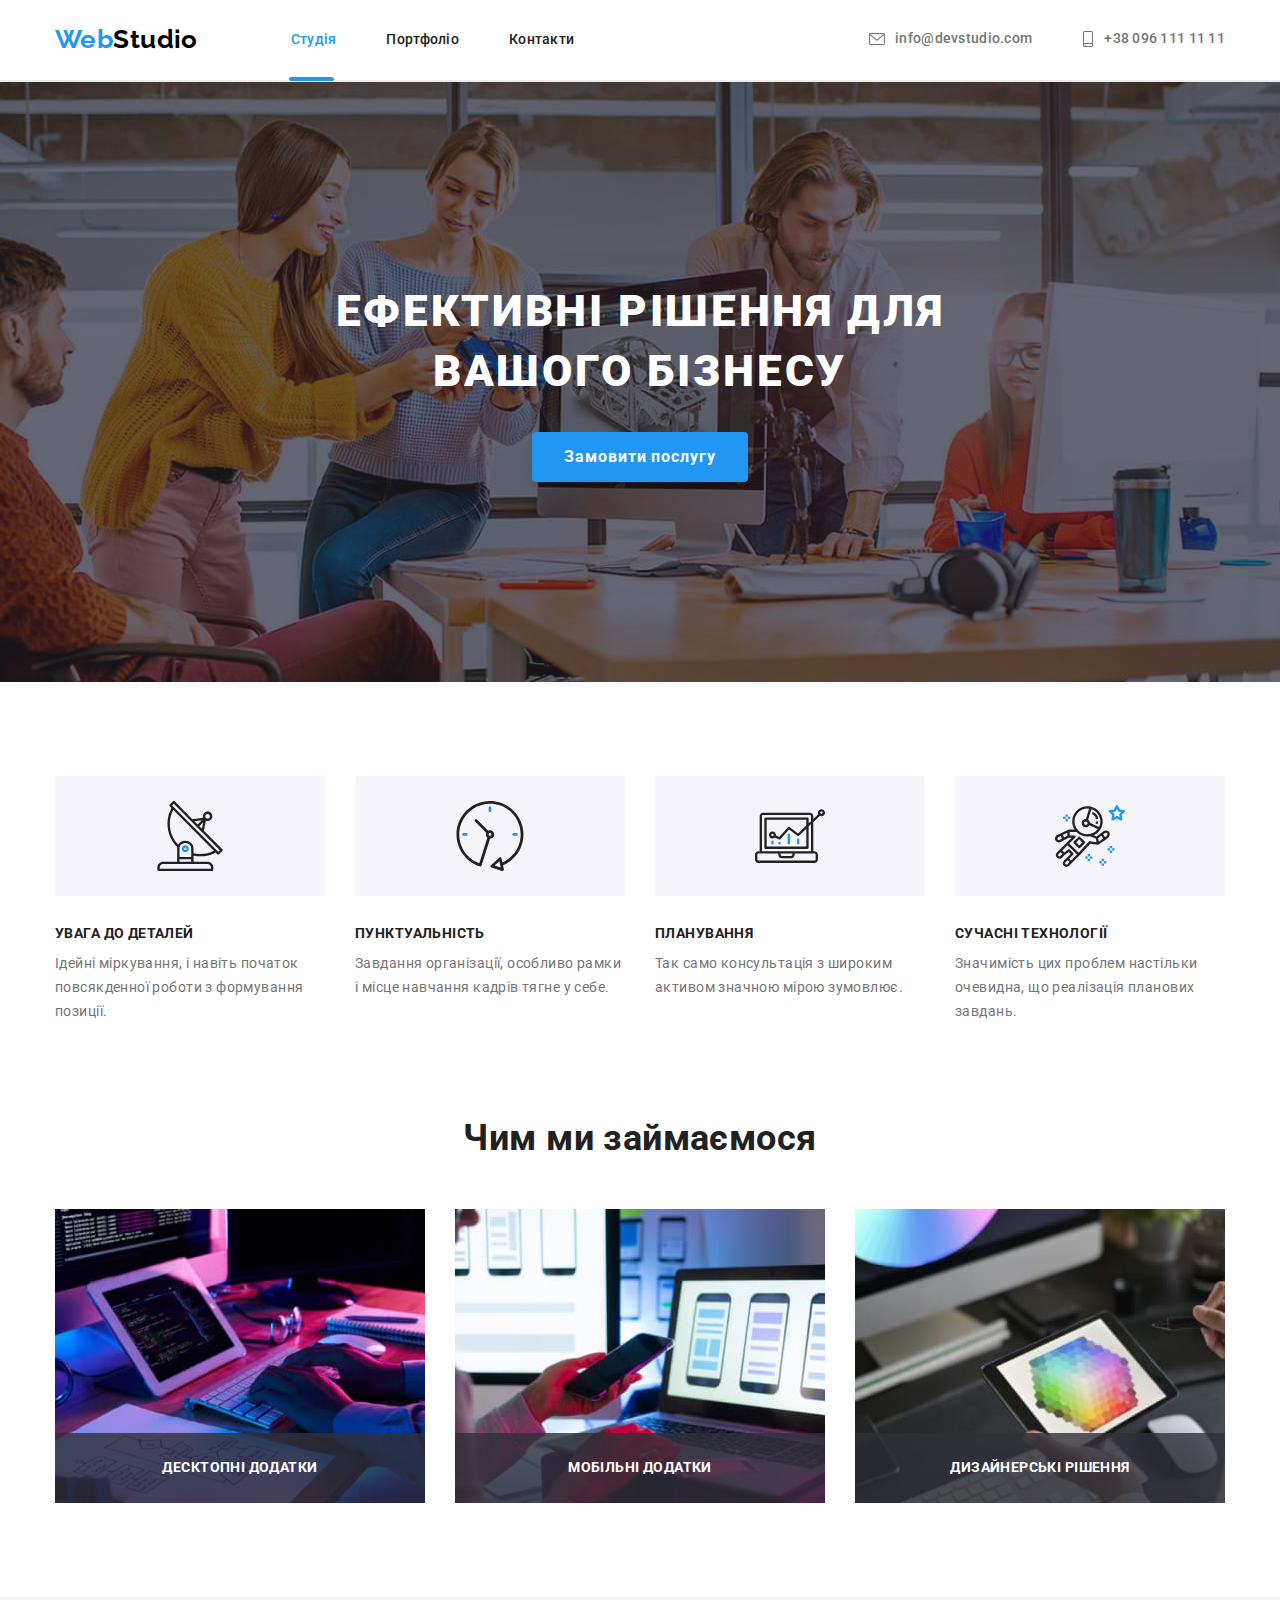
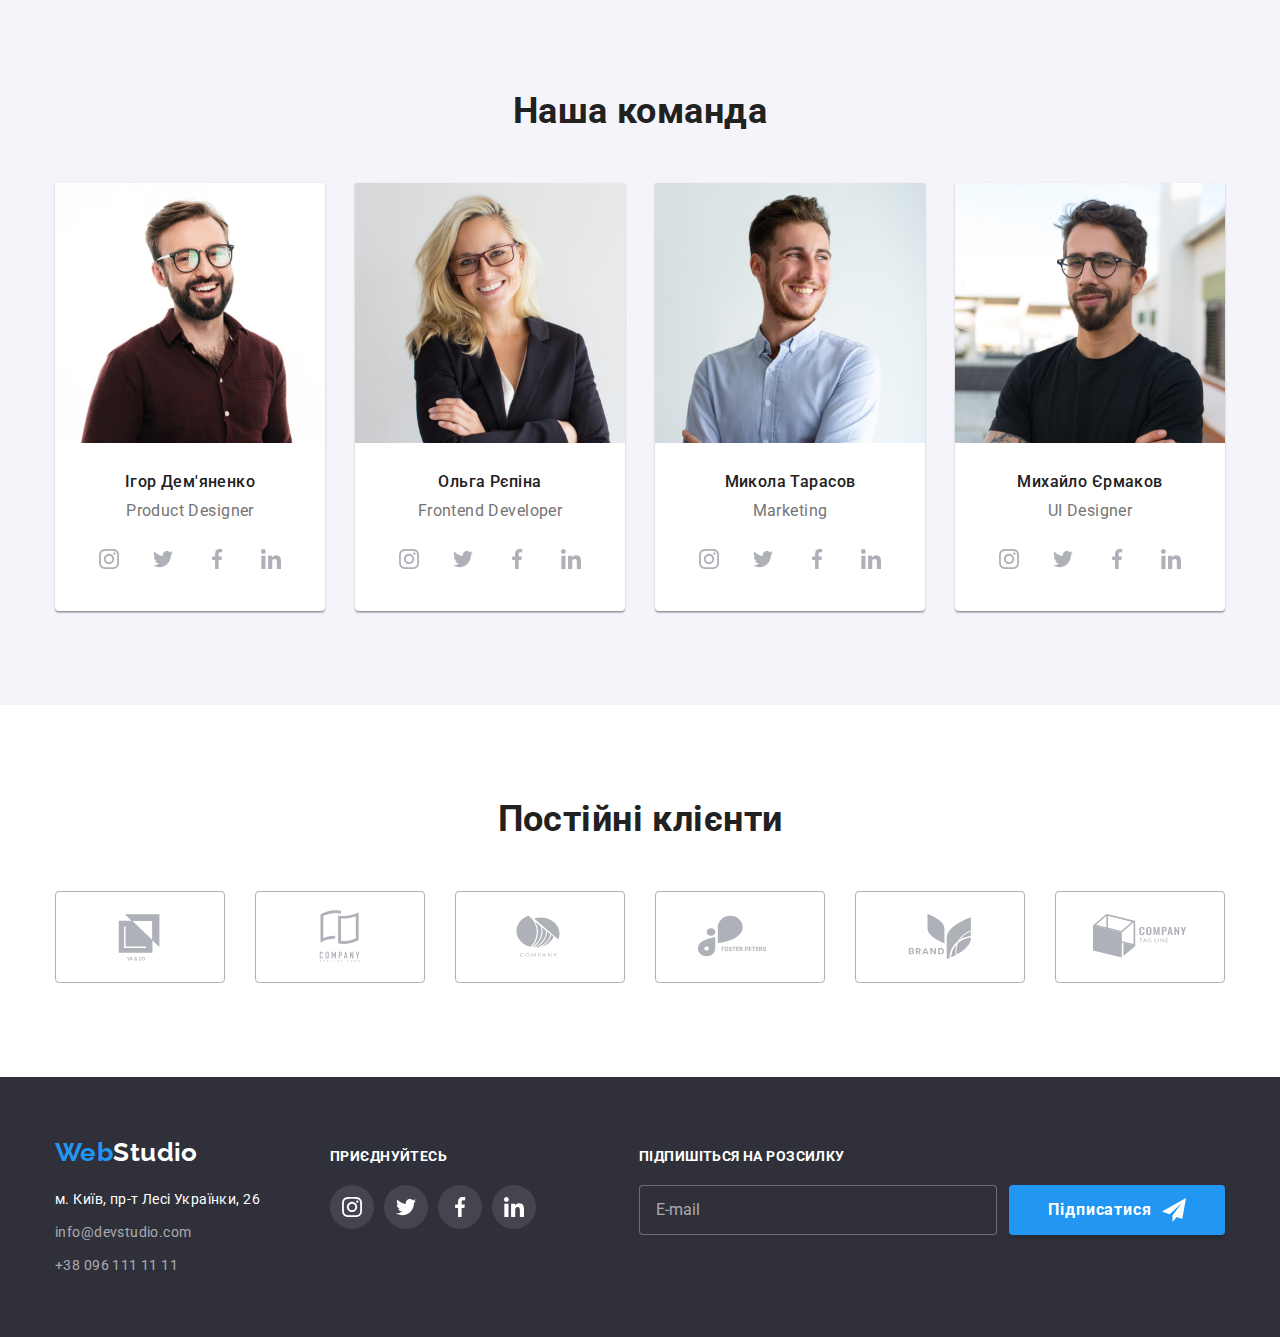
<file: index.html>
<!DOCTYPE html>
<html lang="uk">
  <head>
    <meta charset="UTF-8" />
    <meta http-equiv="X-UA-Compatible" content="IE=edge" />
    <meta name="viewport" content="width=device-width, initial-scale=1.0" />
    <title>Web Studio</title>
    <link rel="preconnect" href="https://fonts.googleapis.com" />
    <link rel="preconnect" href="https://fonts.gstatic.com" crossorigin />
    <link
      href="https://fonts.googleapis.com/css2?family=Raleway:wght@700&family=Roboto:wght@400;500;700;900&display=swap"
      rel="stylesheet"
    />
    <link
      rel="stylesheet"
      href="https://cdnjs.cloudflare.com/ajax/libs/modern-normalize/1.1.0/modern-normalize.min.css"
    />
    <link rel="stylesheet" href="./css/main.min.css" />
  </head>
  <body>
    <header class="header">
      <div class="container header__container">
        <nav class="navigation">
          <a class="logo link" href="./index.html"><span class="accent">Web</span>Studio</a>
          <ul class="menu list">
            <li class="menu__item">
              <a class="menu__link link --current" href="./index.html">Студія</a>
            </li>
            <li class="menu__item">
              <a class="menu__link link" href="./portfolio.html">Портфоліо</a>
            </li>
            <li class="menu__item">
              <a class="menu__link link" href="">Контакти</a>
            </li>
          </ul>
        </nav>
        <ul class="menu list contacts">
          <li class="contacts__item">
            <a class="contacts__mail link" href="mailto:info@devstudio.com">
              <svg class="contacts__envelope" width="16" height="12">
                <use href="./images/icons.svg#icon-envelope"></use>
              </svg>
              info@devstudio.com
            </a>
          </li>
          <li class="contacts__item">
            <a class="contacts__tel link" href="tel:+380961111111">
              <svg class="contacts__smartphone" width="12" height="16">
                <use href="./images/icons.svg#icon-smartphone"></use>
              </svg>
              +38 096 111 11 11
            </a>
          </li>
        </ul>
      </div>
    </header>
    <div class="line"></div>
    <main>
      <section class="hat">
        <div class="container">
          <h1 class="hat-title">Ефективні рішення для вашого бізнесу</h1>
          <button data-modal-open class="hat-btn" type="button">Замовити послугу</button>
          <div class="backdrop is-hidden" data-modal>
            <div class="modal">
              <button data-modal-close class="modal-close-btn">
                <svg class="modal-close-icon" width="18" height="18">
                  <use href="./images/icons.svg#close-icon"></use>
                </svg>
              </button>
              <p class="modal-text">Залиште свої дані, ми вам передзвонимо</p>
              <form class="modal-form">
                <label for="user-name" class="modal-label">
                  <span class="modal-label-text">Ім'я</span>
                  <div class="form-field">
                    <input
                      type="text"
                      class="modal-input"
                      name="user-name"
                      id="user-name"
                      required
                    />
                    <svg class="modal-black-icon" width="18" height="18">
                      <use href="./images/icons.svg#black-person-icon"></use>
                    </svg>
                  </div>
                </label>
                <label for="user-tel" class="modal-label">
                  <span class="modal-label-text">Телефон</span>
                  <div class="form-field">
                    <input type="tel" class="modal-input" name="user-tel" id="user-tel" required />
                    <svg class="modal-black-icon" width="18" height="18">
                      <use href="./images/icons.svg#black-phone-icon"></use>
                    </svg>
                  </div>
                </label>
                <label for="user-email" class="modal-label">
                  <span class="modal-label-text">Пошта</span>
                  <div class="form-field">
                    <input
                      type="email"
                      class="modal-input"
                      name="user-email"
                      id="user-email"
                      required
                    />
                    <svg class="modal-black-icon" width="18" height="18">
                      <use href="./images/icons.svg#black-email-icon"></use>
                    </svg>
                  </div>
                </label>
                <label class="modal-comment-label">
                  <span class="modal-label-text">Коментар</span>
                  <textarea
                    class="modal-comment"
                    name="feedback"
                    rows="5"
                    placeholder="Введіть текст"
                  ></textarea>
                </label>
                <div class="checkbox-container">
                  <input
                    type="checkbox"
                    class="input-check visually-hidden"
                    name="privacy"
                    value="true"
                    id="privacy"
                    required
                  />
                  <label for="privacy" class="check-text">
                    <span>
                      <svg class="features-item-icon" width="16" height="15">
                        <use href="./images/icons.svg#icon-check"></use>
                      </svg>
                    </span>
                    Погоджуюся з розсилкою та приймаю
                    <a
                      class="modal-link"
                      href=""
                      target="_blank"
                      rel="noopener noreferrer nofollow"
                    >
                      Умови договору</a
                    >
                  </label>
                </div>
                <button type="submit" class="modal-submit-btn">Відправити</button>
              </form>
            </div>
          </div>
        </div>
      </section>
      <section class="features section">
        <div class="container">
          <h2 class="visually-hidden">Переваги</h2>
          <ul class="features-list list">
            <li class="features-item">
              <div class="features-block">
                <svg class="features-item-icon" width="70" height="70">
                  <use href="./images/icons.svg#icon-antenna"></use>
                </svg>
              </div>
              <h3 class="features-subtitle">Увага до деталей</h3>
              <p class="features-text">
                Ідейні міркування, і навіть початок повсякденної роботи з формування позиції.
              </p>
            </li>
            <li class="features-item">
              <div class="features-block">
                <svg class="features-item-icon" width="70" height="70">
                  <use href="./images/icons.svg#icon-clock"></use>
                </svg>
              </div>
              <h3 class="features-subtitle">Пунктуальність</h3>
              <p class="features-text">
                Завдання організації, особливо рамки і місце навчання кадрів тягне у себе.
              </p>
            </li>
            <li class="features-item">
              <div class="features-block">
                <svg class="features-item-icon" width="70" height="70">
                  <use href="./images/icons.svg#icon-diagram"></use>
                </svg>
              </div>
              <h3 class="features-subtitle">Планування</h3>
              <p class="features-text">
                Так само консультація з широким активом значною мірою зумовлює.
              </p>
            </li>
            <li class="features-item">
              <div class="features-block">
                <svg class="features-item-icon" width="70" height="70">
                  <use href="./images/icons.svg#icon-astronaut"></use>
                </svg>
              </div>
              <h3 class="features-subtitle">Сучасні технології</h3>
              <p class="features-text">
                Значимість цих проблем настільки очевидна, що реалізація планових завдань.
              </p>
            </li>
          </ul>
        </div>
      </section>
      <section class="tasks section">
        <div class="container">
          <h2 class="tasks__title">Чим ми займаємося</h2>
          <ul class="tasks__list list">
            <li class="tasks__item">
              <img src="./images/about-img-1.jpg" alt="technology" width="370" height="294" />
              <p class="tasks__text">Десктопні додатки</p>
            </li>
            <li class="tasks__item">
              <img src="./images/about-img-2.jpg" alt="technology" width="370" height="294" />
              <p class="tasks__text">Мобільні додатки</p>
            </li>
            <li class="tasks__item">
              <img src="./images/about-img-3.jpg" alt="technology" width="370" height="294" />
              <p class="tasks__text">Дизайнерські рішення</p>
            </li>
          </ul>
        </div>
      </section>
      <section class="team section">
        <div class="container">
          <h2 class="team-title">Наша команда</h2>
          <ul class="team-list list">
            <li class="team-item">
              <img src="./images/person-img-1.jpg" alt="team" width="270" height="260" />
              <div class="team-content">
                <h3 class="team-member">Ігор Дем'яненко</h3>
                <p class="team-text">Product Designer</p>

                <ul class="soc-links-list list">
                  <li class="soc-links-item">
                    <a class="team-soc-links link" href="">
                      <svg class="team-soc-links-svg" width="20" height="20">
                        <use href="./images/icons.svg#icon-instagram"></use>
                      </svg>
                    </a>
                  </li>
                  <li class="soc-links-item">
                    <a class="team-soc-links link" href="">
                      <svg class="team-soc-links-svg" width="20" height="20">
                        <use href="./images/icons.svg#icon-twitter"></use>
                      </svg>
                    </a>
                  </li>
                  <li class="soc-links-item">
                    <a class="team-soc-links link" href="">
                      <svg class="team-soc-links-svg" width="20" height="20">
                        <use href="./images/icons.svg#icon-facebook"></use>
                      </svg>
                    </a>
                  </li>
                  <li class="soc-links-item">
                    <a class="team-soc-links link" href="">
                      <svg class="team-soc-links-svg" width="20" height="20">
                        <use href="./images/icons.svg#icon-linkedin"></use>
                      </svg>
                    </a>
                  </li>
                </ul>
              </div>
            </li>
            <li class="team-item">
              <img src="./images/person-img-2.jpg" alt="team" width="270" height="260" />
              <div class="team-content">
                <h3 class="team-member">Ольга Рєпіна</h3>
                <p class="team-text">Frontend Developer</p>

                <ul class="soc-links-list list">
                  <li class="soc-links-item">
                    <a class="team-soc-links link" href="">
                      <svg class="team-soc-links-svg" width="20" height="20">
                        <use href="./images/icons.svg#icon-instagram"></use>
                      </svg>
                    </a>
                  </li>
                  <li class="soc-links-item">
                    <a class="team-soc-links link" href="">
                      <svg class="team-soc-links-svg" width="20" height="20">
                        <use href="./images/icons.svg#icon-twitter"></use>
                      </svg>
                    </a>
                  </li>
                  <li class="soc-links-item">
                    <a class="team-soc-links link" href="">
                      <svg class="team-soc-links-svg" width="20" height="20">
                        <use href="./images/icons.svg#icon-facebook"></use>
                      </svg>
                    </a>
                  </li>
                  <li class="soc-links-item">
                    <a class="team-soc-links link" href="">
                      <svg class="team-soc-links-svg" width="20" height="20">
                        <use href="./images/icons.svg#icon-linkedin"></use>
                      </svg>
                    </a>
                  </li>
                </ul>
              </div>
            </li>
            <li class="team-item">
              <img src="./images/person-img-3.jpg" alt="team" width="270" height="260" />
              <div class="team-content">
                <h3 class="team-member">Микола Тарасов</h3>
                <p class="team-text">Marketing</p>

                <ul class="soc-links-list list">
                  <li class="soc-links-item">
                    <a class="team-soc-links link" href="">
                      <svg class="team-soc-links-svg" width="20" height="20">
                        <use href="./images/icons.svg#icon-instagram"></use>
                      </svg>
                    </a>
                  </li>
                  <li class="soc-links-item">
                    <a class="team-soc-links link" href="">
                      <svg class="team-soc-links-svg" width="20" height="20">
                        <use href="./images/icons.svg#icon-twitter"></use>
                      </svg>
                    </a>
                  </li>
                  <li class="soc-links-item">
                    <a class="team-soc-links link" href="">
                      <svg class="team-soc-links-svg" width="20" height="20">
                        <use href="./images/icons.svg#icon-facebook"></use>
                      </svg>
                    </a>
                  </li>
                  <li class="soc-links-item">
                    <a class="team-soc-links link" href="">
                      <svg class="team-soc-links-svg" width="20" height="20">
                        <use href="./images/icons.svg#icon-linkedin"></use>
                      </svg>
                    </a>
                  </li>
                </ul>
              </div>
            </li>
            <li class="team-item">
              <img src="./images/person-img-4.jpg" alt="team" width="270" height="260" />
              <div class="team-content">
                <h3 class="team-member">Михайло Єрмаков</h3>
                <p class="team-text">UI Designer</p>

                <ul class="soc-links-list list">
                  <li class="soc-links-item">
                    <a class="team-soc-links link" href="">
                      <svg class="team-soc-links-svg" width="20" height="20">
                        <use href="./images/icons.svg#icon-instagram"></use>
                      </svg>
                    </a>
                  </li>
                  <li class="soc-links-item">
                    <a class="team-soc-links link" href="">
                      <svg class="team-soc-links-svg" width="20" height="20">
                        <use href="./images/icons.svg#icon-twitter"></use>
                      </svg>
                    </a>
                  </li>
                  <li class="soc-links-item">
                    <a class="team-soc-links link" href="">
                      <svg class="team-soc-links-svg" width="20" height="20">
                        <use href="./images/icons.svg#icon-facebook"></use>
                      </svg>
                    </a>
                  </li>
                  <li class="soc-links-item">
                    <a class="team-soc-links link" href="">
                      <svg class="team-soc-links-svg" width="20" height="20">
                        <use href="./images/icons.svg#icon-linkedin"></use>
                      </svg>
                    </a>
                  </li>
                </ul>
              </div>
            </li>
          </ul>
        </div>
      </section>
      <section class="clients section">
        <div class="container">
          <h2 class="clients__title">Постійні клієнти</h2>
          <ul class="clients__list list">
            <li class="clients__item">
              <a class="clients__link link" href="">
                <svg class="clients__svg" width="106" height="60">
                  <use href="./images/icons.svg#icon-logo"></use>
                </svg>
              </a>
            </li>
            <li class="clients__item">
              <a class="clients__link link" href="">
                <svg class="clients__svg" width="106" height="60">
                  <use href="./images/icons.svg#icon-logo-1"></use>
                </svg>
              </a>
            </li>
            <li class="clients__item">
              <a class="clients__link link" href="">
                <svg class="clients__svg" width="106" height="60">
                  <use href="./images/icons.svg#icon-logo-2"></use>
                </svg>
              </a>
            </li>
            <li class="clients__item">
              <a class="clients__link link" href="">
                <svg class="clients__svg" width="106" height="60">
                  <use href="./images/icons.svg#icon-logo-3"></use>
                </svg>
              </a>
            </li>
            <li class="clients__item">
              <a class="clients__link link" href="">
                <svg class="clients__svg" width="106" height="60">
                  <use href="./images/icons.svg#icon-logo-4"></use>
                </svg>
              </a>
            </li>
            <li class="clients__item">
              <a class="clients__link link" href="">
                <svg class="clients__svg" width="106" height="60">
                  <use href="./images/icons.svg#icon-logo-5"></use>
                </svg>
              </a>
            </li>
          </ul>
        </div>
      </section>
    </main>
    <footer class="footer">
      <div class="container footer-container">
        <div>
          <a class="footer-logo link" href="./index.html"><span class="accent">Web</span>Studio</a>
          <address class="footer-address">
            <ul class="footer-list list">
              <li class="footer-item">
                <a
                  class="footer-maps link"
                  href="https://goo.gl/maps/TCmqXBRyPnhUiUE29"
                  target="_blank"
                  rel="noopener noreferrer nofollow"
                >
                  м. Київ, пр-т Лесі Українки, 26
                </a>
              </li>
              <li class="footer-item">
                <a class="footer-mail link" href="mailto:info@devstudio.com">info@devstudio.com</a>
              </li>
              <li class="footer-item">
                <a class="footer-tel link" href="tel:+380961111111">+38 096 111 11 11</a>
              </li>
            </ul>
          </address>
        </div>
        <div class="soc-links">
          <p class="links-text">приєднуйтесь</p>
          <ul class="soc-links-list list">
            <li class="soc-links-item">
              <a class="footer-soc-links link" href="">
                <svg class="footer-soc-links-svg" width="20" height="20">
                  <use href="./images/icons.svg#icon-instagram"></use>
                </svg>
              </a>
            </li>
            <li class="soc-links-item">
              <a class="footer-soc-links link" href="">
                <svg class="footer-soc-links-svg" width="20" height="20">
                  <use href="./images/icons.svg#icon-twitter"></use>
                </svg>
              </a>
            </li>
            <li class="soc-links-item">
              <a class="footer-soc-links link" href="">
                <svg class="footer-soc-links-svg" width="20" height="20">
                  <use href="./images/icons.svg#icon-facebook"></use>
                </svg>
              </a>
            </li>
            <li class="soc-links-item">
              <a class="footer-soc-links link" href="">
                <svg class="footer-soc-links-svg" width="20" height="20">
                  <use href="./images/icons.svg#icon-linkedin"></use>
                </svg>
              </a>
            </li>
          </ul>
        </div>
        <form class="subscribe">
          <p class="subscribe-text">Підпишіться на розсилку</p>
          <div class="subscribe-submit-items">
            <label for="user-email">
              <input
                class="email-input"
                type="email"
                placeholder="E-mail"
                name="user-email"
                id="user-email"
                required
              />
            </label>
            <button class="subscribe-submit-btn" type="submit">
              Підписатися
              <svg class="send-icon" width="24" height="24">
                <use href="./images/icons.svg#icon-send"></use>
              </svg>
            </button>
          </div>
        </form>
      </div>
    </footer>
    <script src="./js/modal.js"></script>
  </body>
</html>
</file>
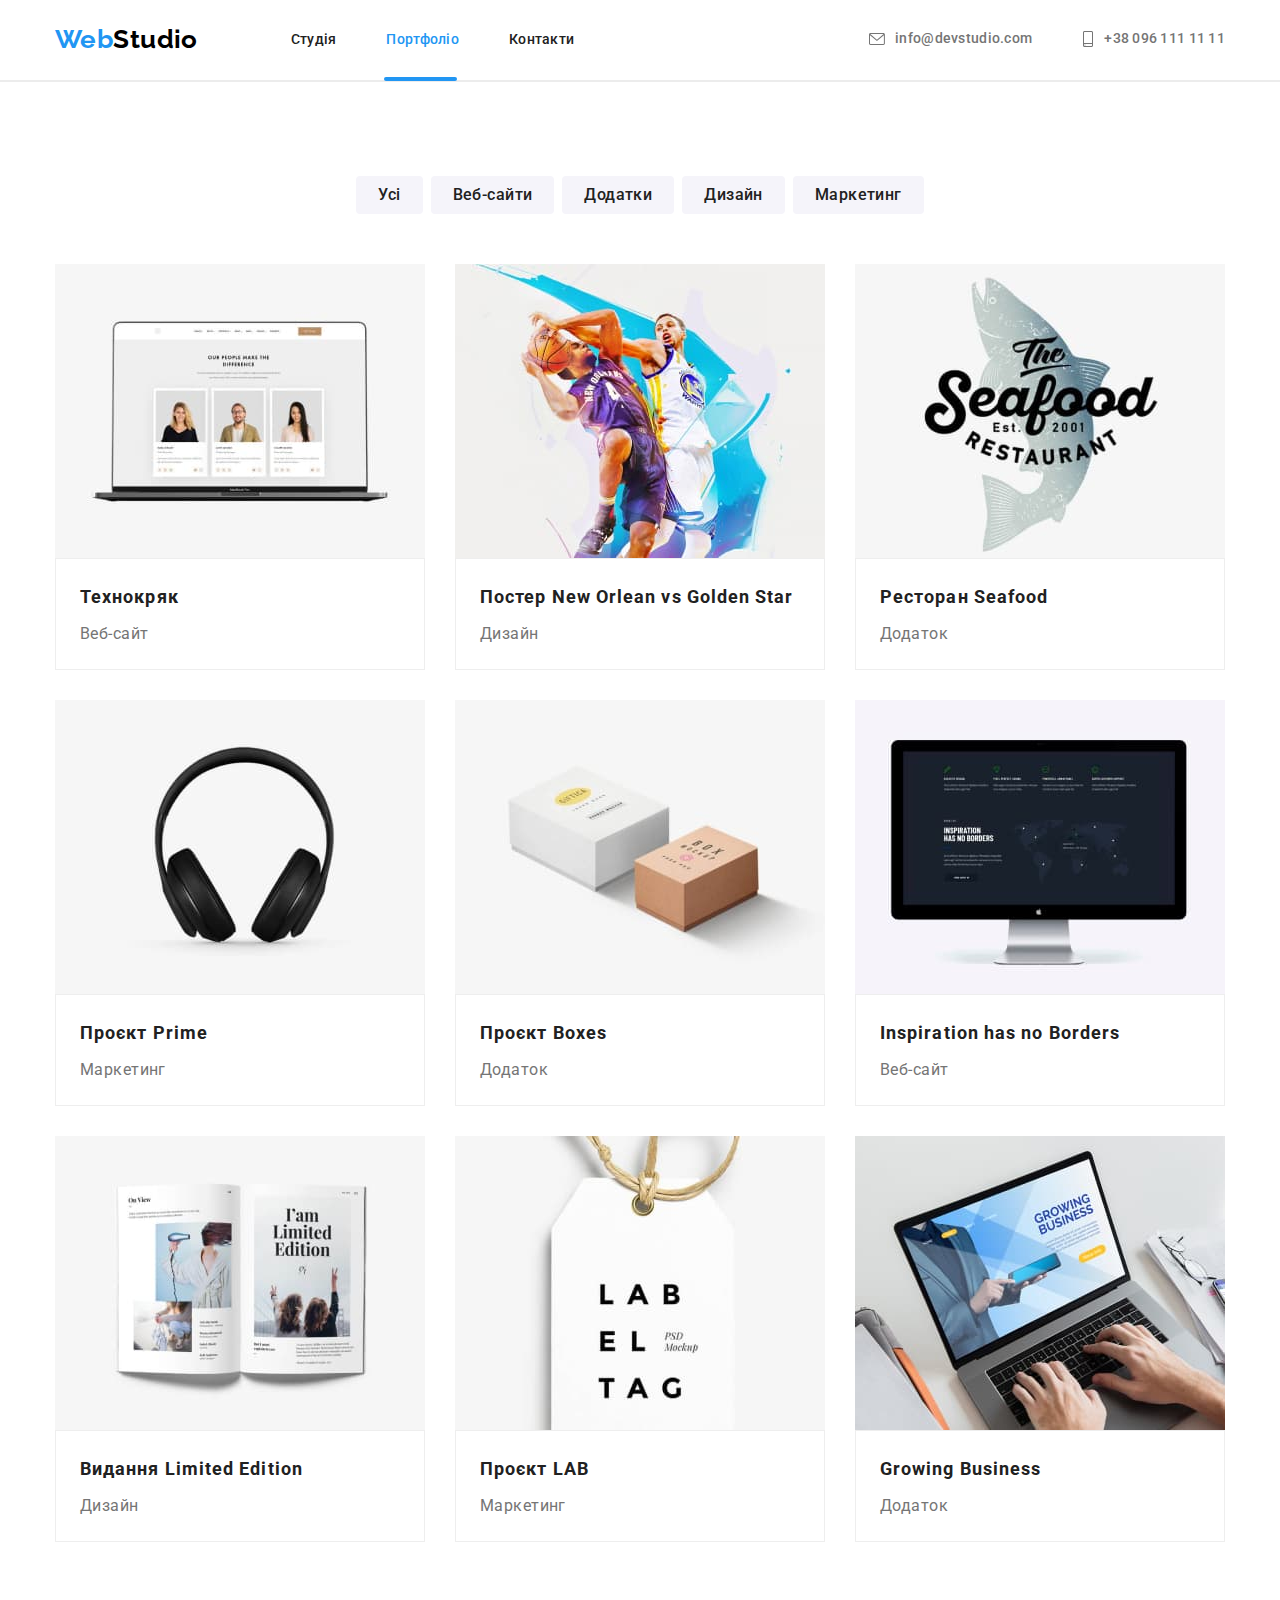
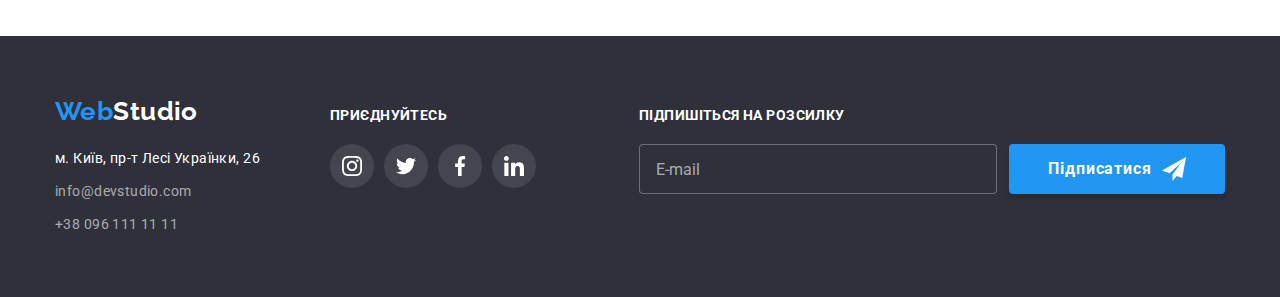
<file: portfolio.html>
<!DOCTYPE html>
<html lang="uk">
  <head>
    <meta charset="UTF-8" />
    <meta http-equiv="X-UA-Compatible" content="IE=edge" />
    <meta name="viewport" content="width=device-width, initial-scale=1.0" />
    <title>Web Studio</title>
    <link rel="preconnect" href="https://fonts.googleapis.com" />
    <link rel="preconnect" href="https://fonts.gstatic.com" crossorigin />
    <link
      href="https://fonts.googleapis.com/css2?family=Raleway:wght@700&family=Roboto:wght@400;500;700;900&display=swap"
      rel="stylesheet"
    />
    <link
      rel="stylesheet"
      href="https://cdnjs.cloudflare.com/ajax/libs/modern-normalize/1.1.0/modern-normalize.min.css"
    />
    <link rel="stylesheet" href="./css/main.min.css" />
  </head>
  <body>
    <header class="header">
      <div class="container header__container">
        <nav class="navigation">
          <a class="logo link" href="./index.html"><span class="accent">Web</span>Studio</a>
          <ul class="menu list">
            <li class="menu__item">
              <a class="menu__link link" href="./index.html">Студія</a>
            </li>
            <li class="menu__item">
              <a class="menu__link link --current" href="./portfolio.html">Портфоліо</a>
            </li>
            <li class="menu__item">
              <a class="menu__link link" href="">Контакти</a>
            </li>
          </ul>
        </nav>
        <ul class="menu list contacts">
          <li class="contacts__item">
            <a class="contacts__mail link" href="mailto:info@devstudio.com">
              <svg class="contacts__envelope" width="16" height="12">
                <use href="./images/icons.svg#icon-envelope"></use>
              </svg>
              info@devstudio.com
            </a>
          </li>
          <li class="contacts__item">
            <a class="contacts__tel link" href="tel:+380961111111">
              <svg class="contacts__smartphone" width="12" height="16">
                <use href="./images/icons.svg#icon-smartphone"></use>
              </svg>
              +38 096 111 11 11
            </a>
          </li>
        </ul>
      </div>
    </header>
    <main>
      <div class="line"></div>
      <section class="portfolio section">
        <div class="container">
          <h1 class="visually-hidden">Портфоліо</h1>
          <ul class="buttons-list list">
            <li class="buttons-item">
              <button class="btn" type="button">Усі</button>
            </li>
            <li class="buttons-item">
              <button class="btn" type="button">Веб-сайти</button>
            </li>
            <li class="buttons-item">
              <button class="btn" type="button">Додатки</button>
            </li>
            <li class="buttons-item">
              <button class="btn" type="button">Дизайн</button>
            </li>
            <li class="buttons-item">
              <button class="btn" type="button">Маркетинг</button>
            </li>
          </ul>
          <ul class="portfolio-list list">
            <li class="portfolio-item">
              <a class="portfolio-link link" href="">
                <div class="portfolio-top-wrap">
                  <img
                    src="./images/portfolio-img-1.jpg"
                    alt="portfolio"
                    width="370"
                    height="294"
                  />
                  <p class="portfolio-top-text">
                    Ресурс пропонує комплексні пропозиції з різним рівнем функціоналу та сервісів.
                    Все це дозволить відвідувачу отримати вичерпні відомості про компанію чи
                    приватну особу.
                  </p>
                </div>
                <div class="portfolio-content">
                  <h2 class="portfolio-title">Технокряк</h2>
                  <p class="portfolio-text">Веб-сайт</p>
                </div>
              </a>
            </li>
            <li class="portfolio-item">
              <a class="portfolio-link link" href="">
                <div class="portfolio-top-wrap">
                  <img
                    src="./images/portfolio-img-2.jpg"
                    alt="portfolio"
                    width="370"
                    height="294"
                  />
                  <p class="portfolio-top-text">
                    Ресурс пропонує комплексні пропозиції з різним рівнем функціоналу та сервісів.
                    Все це дозволить відвідувачу отримати вичерпні відомості про компанію чи
                    приватну особу.
                  </p>
                </div>
                <div class="portfolio-content">
                  <h2 class="portfolio-title">Постер New Orlean vs Golden Star</h2>
                  <p class="portfolio-text">Дизайн</p>
                </div>
              </a>
            </li>
            <li class="portfolio-item">
              <a class="portfolio-link link" href="">
                <div class="portfolio-top-wrap">
                  <img
                    src="./images/portfolio-img-3.jpg"
                    alt="portfolio"
                    width="370"
                    height="294"
                  />
                  <p class="portfolio-top-text">
                    Ресурс пропонує комплексні пропозиції з різним рівнем функціоналу та сервісів.
                    Все це дозволить відвідувачу отримати вичерпні відомості про компанію чи
                    приватну особу.
                  </p>
                </div>
                <div class="portfolio-content">
                  <h2 class="portfolio-title">Ресторан Seafood</h2>
                  <p class="portfolio-text">Додаток</p>
                </div>
              </a>
            </li>
            <li class="portfolio-item">
              <a class="portfolio-link link" href="">
                <div class="portfolio-top-wrap">
                  <img
                    src="./images/portfolio-img-4.jpg"
                    alt="portfolio"
                    width="370"
                    height="294"
                  />
                  <p class="portfolio-top-text">
                    Ресурс пропонує комплексні пропозиції з різним рівнем функціоналу та сервісів.
                    Все це дозволить відвідувачу отримати вичерпні відомості про компанію чи
                    приватну особу.
                  </p>
                </div>
                <div class="portfolio-content">
                  <h2 class="portfolio-title">Проєкт Prime</h2>
                  <p class="portfolio-text">Маркетинг</p>
                </div>
              </a>
            </li>
            <li class="portfolio-item">
              <a class="portfolio-link link" href="">
                <div class="portfolio-top-wrap">
                  <img
                    src="./images/portfolio-img-5.jpg"
                    alt="portfolio"
                    width="370"
                    height="294"
                  />
                  <p class="portfolio-top-text">
                    Ресурс пропонує комплексні пропозиції з різним рівнем функціоналу та сервісів.
                    Все це дозволить відвідувачу отримати вичерпні відомості про компанію чи
                    приватну особу.
                  </p>
                </div>
                <div class="portfolio-content">
                  <h2 class="portfolio-title">Проєкт Boxes</h2>
                  <p class="portfolio-text">Додаток</p>
                </div>
              </a>
            </li>
            <li class="portfolio-item">
              <a class="portfolio-link link" href="">
                <div class="portfolio-top-wrap">
                  <img
                    src="./images/portfolio-img-6.jpg"
                    alt="portfolio"
                    width="370"
                    height="294"
                  />
                  <p class="portfolio-top-text">
                    Ресурс пропонує комплексні пропозиції з різним рівнем функціоналу та сервісів.
                    Все це дозволить відвідувачу отримати вичерпні відомості про компанію чи
                    приватну особу.
                  </p>
                </div>
                <div class="portfolio-content">
                  <h2 class="portfolio-title">Inspiration has no Borders</h2>
                  <p class="portfolio-text">Веб-сайт</p>
                </div>
              </a>
            </li>
            <li class="portfolio-item">
              <a class="portfolio-link link" href="">
                <div class="portfolio-top-wrap">
                  <img
                    src="./images/portfolio-img-7.jpg"
                    alt="portfolio"
                    width="370"
                    height="294"
                  />
                  <p class="portfolio-top-text">
                    Ресурс пропонує комплексні пропозиції з різним рівнем функціоналу та сервісів.
                    Все це дозволить відвідувачу отримати вичерпні відомості про компанію чи
                    приватну особу.
                  </p>
                </div>
                <div class="portfolio-content">
                  <h2 class="portfolio-title">Видання Limited Edition</h2>
                  <p class="portfolio-text">Дизайн</p>
                </div>
              </a>
            </li>
            <li class="portfolio-item">
              <a class="portfolio-link link" href="">
                <div class="portfolio-top-wrap">
                  <img
                    src="./images/portfolio-img-8.jpg"
                    alt="portfolio"
                    width="370"
                    height="294"
                  />
                  <p class="portfolio-top-text">
                    Ресурс пропонує комплексні пропозиції з різним рівнем функціоналу та сервісів.
                    Все це дозволить відвідувачу отримати вичерпні відомості про компанію чи
                    приватну особу.
                  </p>
                </div>
                <div class="portfolio-content">
                  <h2 class="portfolio-title">Проєкт LAB</h2>
                  <p class="portfolio-text">Маркетинг</p>
                </div>
              </a>
            </li>
            <li class="portfolio-item">
              <a class="portfolio-link link" href="">
                <div class="portfolio-top-wrap">
                  <img
                    src="./images/portfolio-img-9.jpg"
                    alt="portfolio"
                    width="370"
                    height="294"
                  />
                  <p class="portfolio-top-text">
                    Ресурс пропонує комплексні пропозиції з різним рівнем функціоналу та сервісів.
                    Все це дозволить відвідувачу отримати вичерпні відомості про компанію чи
                    приватну особу.
                  </p>
                </div>
                <div class="portfolio-content">
                  <h2 class="portfolio-title">Growing Business</h2>
                  <p class="portfolio-text">Додаток</p>
                </div>
              </a>
            </li>
          </ul>
        </div>
      </section>
    </main>
    <footer class="footer">
      <div class="container footer-container">
        <div>
          <a class="footer-logo link" href="./index.html"><span class="accent">Web</span>Studio</a>
          <address class="footer-address">
            <ul class="footer-list list">
              <li class="footer-item">
                <a
                  class="footer-maps link"
                  href="https://goo.gl/maps/TCmqXBRyPnhUiUE29"
                  target="_blank"
                  rel="noopener noreferrer nofollow"
                >
                  м. Київ, пр-т Лесі Українки, 26
                </a>
              </li>
              <li class="footer-item">
                <a class="footer-mail link" href="mailto:info@devstudio.com">info@devstudio.com</a>
              </li>
              <li class="footer-item">
                <a class="footer-tel link" href="tel:+380961111111">+38 096 111 11 11</a>
              </li>
            </ul>
          </address>
        </div>
        <div class="soc-links">
          <p class="links-text">приєднуйтесь</p>
          <ul class="soc-links-list list">
            <li class="soc-links-item">
              <a class="footer-soc-links link" href="">
                <svg class="footer-soc-links-svg" width="20" height="20">
                  <use href="./images/icons.svg#icon-instagram"></use>
                </svg>
              </a>
            </li>
            <li class="soc-links-item">
              <a class="footer-soc-links link" href="">
                <svg class="footer-soc-links-svg" width="20" height="20">
                  <use href="./images/icons.svg#icon-twitter"></use>
                </svg>
              </a>
            </li>
            <li class="soc-links-item">
              <a class="footer-soc-links link" href="">
                <svg class="footer-soc-links-svg" width="20" height="20">
                  <use href="./images/icons.svg#icon-facebook"></use>
                </svg>
              </a>
            </li>
            <li class="soc-links-item">
              <a class="footer-soc-links link" href="">
                <svg class="footer-soc-links-svg" width="20" height="20">
                  <use href="./images/icons.svg#icon-linkedin"></use>
                </svg>
              </a>
            </li>
          </ul>
        </div>
        <form class="subscribe">
          <p class="subscribe-text">Підпишіться на розсилку</p>
          <div class="subscribe-submit-items">
            <label for="user-email">
              <input
                class="email-input"
                type="email"
                placeholder="E-mail"
                name="user-email"
                id="user-email"
                required
              />
            </label>
            <button class="subscribe-submit-btn" type="submit">
              Підписатися
              <svg class="send-icon" width="24" height="24">
                <use href="./images/icons.svg#icon-send"></use>
              </svg>
            </button>
          </div>
        </form>
      </div>
    </footer>
    <script src="./js/modal.js"></script>
  </body>
</html>
</file>
<file: css/main.min.css>
p,h1,h2,h3,h4,h5,h6{margin:0}ul,ol{margin:0;padding-left:0}img{display:block;max-width:100%;height:auto}button{display:block;cursor:pointer;border:none;border-radius:4px}:root{--main-color: #ffffff;--second-color: #757575;--accent-color: #2196f3;--second-background-color: #2f303a;--third-background-color: #f5f4fa;--logo-color: #000000;--main-font-size: 14px;--second-font-size: 16px;--bold-font-weight: 700;--semibold-font-weight: 500}body{font-family:"Roboto",sans-serif;font-size:var(--main-font-size);color:#212121;background-color:var(--main-color);letter-spacing:.03em}.section{padding-top:94px;padding-bottom:94px}.container{width:1200px;padding-left:15px;padding-right:15px;margin:0 auto}.link{text-decoration:none}.list{list-style:none;padding-left:0;margin:0}.accent{color:var(--accent-color)}.line{background-color:#ececec;width:100%;border:1px solid #ececec}.modal-submit-btn,.subscribe-submit-btn,.hat-btn{cursor:pointer;background-color:var(--accent-color);font-family:inherit;font-weight:var(--bold-font-weight);font-size:var(--second-font-size);line-height:1.88;letter-spacing:.06em;color:var(--main-color);border:var(--accent-color);min-width:216px;padding:10px 32px;box-shadow:0px 4px 4px rgba(0,0,0,.15);margin:0 auto;transition:background-color 250ms cubic-bezier(0.4, 0, 0.2, 1)}.modal-submit-btn:hover,.modal-submit-btn:focus,.subscribe-submit-btn:hover,.subscribe-submit-btn:focus,.hat-btn:hover,.hat-btn:focus{background-color:#188ce8}.btn{cursor:pointer;background-color:var(--third-background-color);font-family:inherit;font-weight:var(--semibold-font-weight);font-size:var(--second-font-size);line-height:1.62;letter-spacing:inherit;color:inherit;border-radius:4px;padding:6px 22px;transition:background 250ms cubic-bezier(0.4, 0, 0.2, 1),color 250ms cubic-bezier(0.4, 0, 0.2, 1),box-shadow 250ms cubic-bezier(0.4, 0, 0.2, 1)}.btn:focus,.btn:hover{background:var(--accent-color);color:var(--main-color);box-shadow:0px 3px 1px rgba(0,0,0,.1),0px 1px 2px rgba(0,0,0,.08),0px 2px 2px rgba(0,0,0,.12)}.buttons-list{display:flex;justify-content:center;gap:8px;margin-bottom:50px}.visually-hidden{position:absolute;width:1px;height:1px;margin:-1px;border:0;padding:0;white-space:nowrap;-webkit-clip-path:inset(100%);clip-path:inset(100%);clip:rect(0 0 0 0);overflow:hidden}.modal{position:absolute;width:528px;height:581px;top:50%;left:50%;border-radius:4px;background:var(--main-color);box-shadow:0px 1px 3px rgba(0,0,0,.12),0px 1px 1px rgba(0,0,0,.14),0px 2px 1px rgba(0,0,0,.2);transform:translate(-50%, -50%) scale(1);padding:40px}.modal-close-btn{width:30px;height:30px;border-radius:50%;border:1px solid rgba(0,0,0,.1);background-color:rgba(0,0,0,0);position:absolute;top:10px;right:10px;display:flex;justify-content:center;align-items:center;transition:fill 250ms cubic-bezier(0.4, 0, 0.2, 1)}.modal-close-btn:hover,.modal-close-btn:focus{fill:var(--accent-color)}.modal-form{display:flex;flex-direction:column}.modal-text{font-weight:700;font-size:20px;line-height:1.15;text-align:center;margin-bottom:12px}.modal-label{margin-bottom:10px}.modal-label-text{font-size:12px;font-weight:400;line-height:1.16;letter-spacing:.01em;color:var(--second-color);display:block;margin-bottom:4px}.modal-black-icon{position:absolute;top:50%;left:12px;transform:translateY(-50%);transition:fill 250ms cubic-bezier(0.4, 0, 0.2, 1)}.modal-input:focus~.modal-black-icon{fill:#2196f3}.modal-input{width:100%;height:40px;border:1px solid rgba(33,33,33,.2);border-radius:4px;padding:0 42px;font-size:var(--second-font-size);transition:border 250ms cubic-bezier(0.4, 0, 0.2, 1)}.modal-input:focus{outline:rgba(0,0,0,0);border:1px solid var(--accent-color)}.form-field{position:relative}.modal-link{color:var(--accent-color);margin-left:5px}.modal-comment-label{margin-bottom:20px}.modal-comment{width:100%;height:120px;border-radius:4px;resize:none;padding:12px 16px;font-size:12px;border:1px solid rgba(33,33,33,.2);transition:border 250ms cubic-bezier(0.4, 0, 0.2, 1)}.modal-comment:focus{outline:rgba(0,0,0,0);border:1px solid var(--accent-color)}.modal-comment::-moz-placeholder{font-weight:400;font-size:12px;line-height:1.16;letter-spacing:.01em;color:rgba(117,117,117,.5)}.modal-comment:-ms-input-placeholder{font-weight:400;font-size:12px;line-height:1.16;letter-spacing:.01em;color:rgba(117,117,117,.5)}.modal-comment::placeholder{font-weight:400;font-size:12px;line-height:1.16;letter-spacing:.01em;color:rgba(117,117,117,.5)}.check-text{display:flex;align-items:center;color:var(--second-color)}.check-text span{width:16px;height:15px;border:2px solid #212121;border-radius:2px;margin-right:5px;display:flex;align-items:center;justify-content:center;fill:rgba(0,0,0,0)}.input-check:checked+.check-text span{background-color:var(--accent-color);border-color:rgba(0,0,0,0);fill:var(--main-color)}.checkbox-container{display:flex;justify-content:center;margin-bottom:30px}.backdrop{position:fixed;top:0;left:0;width:100%;height:100%;background-color:rgba(0,0,0,.5);opacity:1;visibility:visible;transition:opacity 250ms cubic-bezier(0.4, 0, 0.2, 1),visibility 250ms cubic-bezier(0.4, 0, 0.2, 1)}.is-hidden{visibility:hidden;opacity:0;pointer-events:none}.header{padding-top:24px;padding-bottom:25px}.header__container{display:flex;align-items:center}.navigation{display:flex;align-items:center}.logo{font-family:"Raleway";font-weight:var(--bold-font-weight);font-size:26px;line-height:1.19;color:var(--logo-color);margin-right:93px}.contacts{margin-left:auto}.menu{display:flex;gap:50px}.menu__link{font-weight:var(--semibold-font-weight);line-height:1.14;letter-spacing:.02em;color:inherit;padding:32px 0;transition:color 250ms cubic-bezier(0.4, 0, 0.2, 1)}.menu__link:focus,.menu__link:hover{color:var(--accent-color)}.--current{color:var(--accent-color);position:relative}.--current::after{content:"";position:absolute;width:100%;height:4px;bottom:0;left:0;background:var(--accent-color);border-radius:2px;margin:-2px;transition:transform 500ms}.contacts__mail,.contacts__tel{font-weight:var(--semibold-font-weight);line-height:1.14;letter-spacing:.02em;color:var(--second-color);display:flex;align-items:center;transition:color 250ms cubic-bezier(0.4, 0, 0.2, 1)}.contacts__mail:hover,.contacts__mail:focus,.contacts__tel:hover,.contacts__tel:focus{color:var(--accent-color)}.contacts__envelope,.contacts__smartphone{margin-right:10px;fill:currentColor}.hat{background-color:var(--second-background-color);padding:200px 0;background-image:linear-gradient(rgba(47, 48, 58, 0.4), rgba(47, 48, 58, 0.4)),url(../images/bg-img.jpg);background-repeat:no-repeat;background-position:center;background-size:cover;max-width:1600px;height:600px;margin:0 auto}.hat-title{font-weight:900;font-size:44px;line-height:1.36;letter-spacing:.06em;text-transform:uppercase;color:var(--main-color);width:696px;text-align:center;margin:0 auto;margin-bottom:30px}.features-block{margin:0 auto;display:flex;width:270px;height:120px;justify-content:center;align-items:center;background-color:var(--third-background-color);margin-bottom:30px}.features-list{display:flex;gap:30px}.features-item{text-align:left;max-width:270px}.features-item-svg{background-color:var(--third-background-color);width:270px;height:120px;margin-bottom:30px}.features-item-svg{display:flex;align-items:center;justify-content:center}.features-subtitle{font-weight:var(--bold-font-weight);font-size:14px;line-height:1.14;text-transform:uppercase;margin-bottom:10px}.features-text{line-height:1.71;color:var(--second-color)}.tasks{padding-top:0}.tasks__title{font-weight:var(--bold-font-weight);font-size:36px;line-height:1.16;text-align:center}.tasks__list{margin-top:50px;display:flex;gap:30px}.tasks__item{width:calc((100% - 60px)/3);position:relative;z-index:-1}.tasks__text{position:absolute;bottom:0;height:70px;width:100%;font-weight:700;line-height:1.14;text-transform:uppercase;color:var(--main-color);background-color:rgba(47,48,58,.8);display:flex;justify-content:center;align-items:center}.team{background:var(--third-background-color)}.team-title{font-weight:var(--bold-font-weight);font-size:36px;line-height:1.16;text-align:center}.team-list{margin-top:50px;display:flex;gap:30px}.team-item{width:calc((100% - 90px)/4);background-color:var(--main-color);box-shadow:0px 1px 3px rgba(0,0,0,.12),0px 1px 1px rgba(0,0,0,.14),0px 2px 1px rgba(0,0,0,.2);border-radius:0px 0px 4px 4px}.team-member{font-weight:var(--semibold-font-weight);font-size:var(--second-font-size);line-height:1.18;text-align:center}.team-text{font-size:var(--second-font-size);line-height:1.18;color:var(--second-color);text-align:center;margin-top:10px}.soc-links-list{display:flex;gap:10px;justify-content:center;margin-top:16px}.team-soc-links{width:44px;height:44px;border-radius:50%;display:flex;align-items:center;justify-content:center;color:#afb1b8;transition:background-color 250ms cubic-bezier(0.4, 0, 0.2, 1),color 250ms cubic-bezier(0.4, 0, 0.2, 1)}.team-soc-links:hover,.team-soc-links:focus{background-color:var(--accent-color);color:var(--main-color)}.team-soc-links-svg{fill:currentColor}.team-content{padding:30px 0px}.clients__title{font-weight:var(--bold-font-weight);font-size:36px;line-height:1.16;text-align:center;margin-bottom:50px}.clients__list{display:flex;gap:30px}.clients__item{width:170px;height:92px}.clients__link{width:100%;height:100%;display:flex;align-items:center;justify-content:center;color:#afb1b8;border:1px solid #afb1b8;border-radius:4px;transition:border 250ms cubic-bezier(0.4, 0, 0.2, 1),color 250ms cubic-bezier(0.4, 0, 0.2, 1)}.clients__link:hover,.clients__link:focus{border:1px solid var(--accent-color);color:var(--accent-color)}.clients__svg{fill:currentColor}.footer{background-color:var(--second-background-color);padding:60px 0}.footer-container{display:flex;align-items:baseline}.footer-logo{font-family:"Raleway";font-weight:var(--bold-font-weight);font-size:26px;line-height:1.19;color:var(--main-color);display:block;margin-bottom:20px}.footer-address{font-style:normal}.footer-item:not(:last-child){margin-bottom:9px}.footer-maps{font-weight:400;line-height:1.71;color:var(--main-color);transition:color 250ms cubic-bezier(0.4, 0, 0.2, 1)}.footer-maps:hover,.footer-maps:focus{color:var(--accent-color)}.footer-mail,.footer-tel{font-weight:400;line-height:1.71;color:rgba(255,255,255,.6);transition:color 250ms cubic-bezier(0.4, 0, 0.2, 1)}.footer-mail:focus,.footer-mail:hover,.footer-tel:focus,.footer-tel:hover{color:var(--accent-color)}.links-container{display:flex;margin-left:0}.email-input{height:50px;width:358px;border:1px solid rgba(255,255,255,.3);border-radius:4px;background-color:var(--second-background-color);padding-left:16px;transition:border 250ms cubic-bezier(0.4, 0, 0.2, 1);font-weight:400;font-size:var(--second-font-size);line-height:1.25;color:var(--main-color);transition:border 250ms cubic-bezier(0.4, 0, 0.2, 1)}.email-input:focus{outline:rgba(0,0,0,0);border:1px solid var(--main-color)}.email-input::-moz-placeholder{font-weight:400;font-size:var(--second-font-size);line-height:1.25;color:rgba(255,255,255,.6)}.email-input:-ms-input-placeholder{font-weight:400;font-size:var(--second-font-size);line-height:1.25;color:rgba(255,255,255,.6)}.email-input::placeholder{font-weight:400;font-size:var(--second-font-size);line-height:1.25;color:rgba(255,255,255,.6)}.subscribe-text,.links-text{font-weight:var(--bold-font-weight);line-height:1.14;text-transform:uppercase;color:var(--main-color);margin-bottom:20px}.soc-links{margin-left:70px}.footer-soc-links{width:44px;height:44px;border-radius:50%;display:flex;align-items:center;justify-content:center;background:rgba(255,255,255,.1);transition:background-color 250ms cubic-bezier(0.4, 0, 0.2, 1)}.footer-soc-links:hover,.footer-soc-links:focus{background-color:#2196f3}.footer-soc-links-svg{fill:#fff}.subscribe{margin-left:auto}.subscribe-submit-items{display:flex;gap:12px}.subscribe-submit-btn{display:flex;align-items:center;justify-content:center}.send-icon{margin-left:10px}.portfolio-list{display:flex;flex-wrap:wrap;gap:30px}.portfolio-item{background:#fff}.portfolio-link{color:inherit;display:block;transition:box-shadow 300ms cubic-bezier(0.4, 0, 0.2, 1)}.portfolio-link:focus,.portfolio-link:hover{box-shadow:0px 1px 1px rgba(0,0,0,.12),0px 4px 4px rgba(0,0,0,.06),1px 4px 6px rgba(0,0,0,.16)}.portfolio-title{font-weight:var(--bold-font-weight);font-size:18px;line-height:2;letter-spacing:.06em;margin-bottom:4px}.portfolio-text{font-weight:400;font-size:var(--second-font-size);line-height:1.88;color:var(--second-color)}.portfolio-content{padding:20px 24px;border:1px solid #eee}.portfolio-top-wrap{position:relative;overflow:hidden}.portfolio-top-text{position:absolute;top:0;left:0;font-weight:400;line-height:1.56;color:#fff;background-color:rgba(33,150,243,.9);height:100%;padding:63px 44px;transform:translateY(100%);transition:transform 300ms cubic-bezier(0.4, 0, 0.2, 1)}.portfolio-link:hover .portfolio-top-text,.portfolio-link:focus .portfolio-top-text{transform:translateY(0)}/*# sourceMappingURL=main.min.css.map */
</file>
